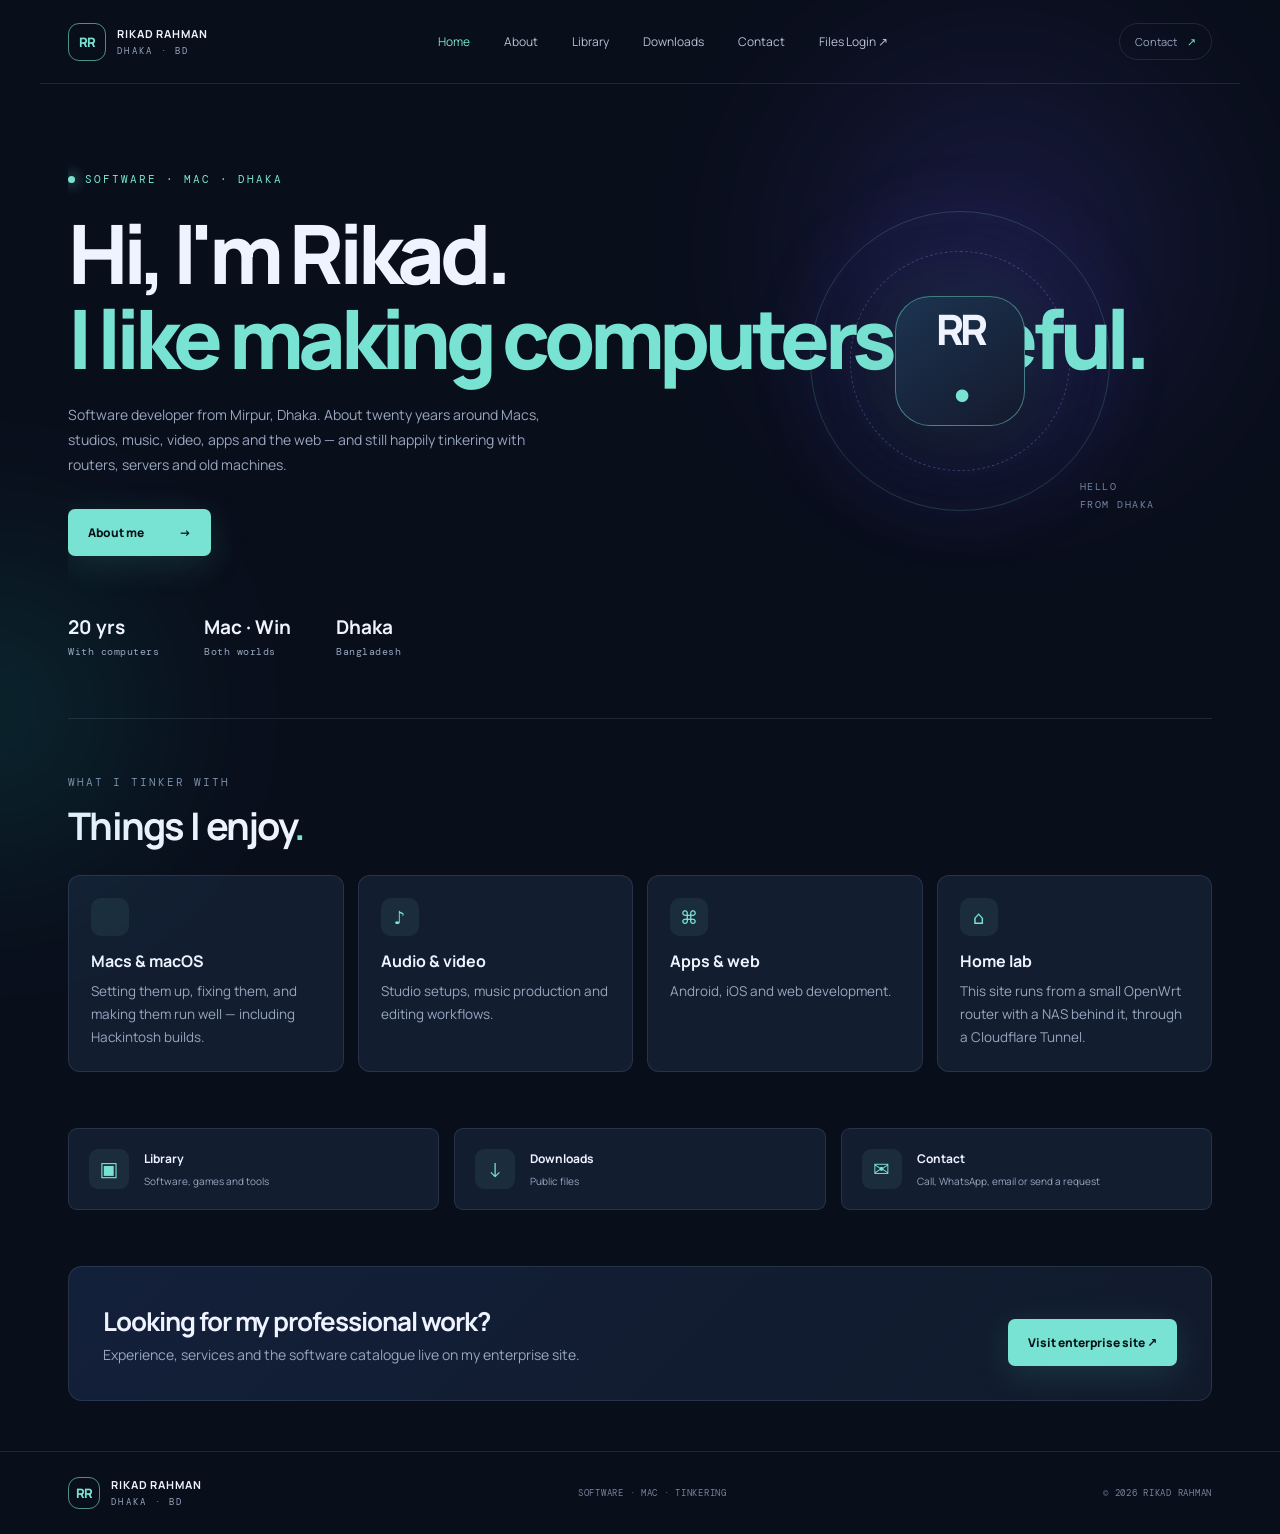
<file: index.html>
<!doctype html><html lang="en"><head><meta charset="utf-8"><meta name="viewport" content="width=device-width,initial-scale=1"><meta name="theme-color" content="#090e1b"><meta name="description" content="Rikad Rahman — software developer from Dhaka. Macs, audio, video, apps and the web."><title>Rikad Rahman</title><link rel="icon" href="data:image/svg+xml,%3Csvg xmlns='http://www.w3.org/2000/svg' viewBox='0 0 64 64'%3E%3Crect width='64' height='64' rx='14' fill='%230b1020'/%3E%3Ctext x='32' y='42' font-size='28' font-family='sans-serif' font-weight='800' text-anchor='middle' fill='%2378e3d2'%3ERR%3C/text%3E%3C/svg%3E"><link rel="stylesheet" href="/portal/style.css"><link rel="stylesheet" href="/assets/site.css"></head><body data-site="personal"><div class="ambient ambient-a"></div><div class="ambient ambient-b"></div><header class="topbar"><a class="brand" href="/"><span class="brand-mark">RR</span><span><b>RIKAD RAHMAN</b><small>DHAKA · BD</small></span></a><nav><a href="/" class="on">Home</a><a href="/about.html">About</a><a href="/portal/">Library</a><a href="/downloads/">Downloads</a><a href="/contact.html">Contact</a><a href="https://nas.rikadrahman.dpdns.org/files" target="_blank" rel="noopener">Files Login ↗</a></nav><a class="admin-link" href="/contact.html">Contact <span>↗</span></a></header><main><section class="hero"><div class="eyebrow"><span class="pulse"></span> SOFTWARE · MAC · DHAKA</div><h1>Hi, I'm Rikad.<br><em>I like making computers useful.</em></h1><p class="hero-copy">Software developer from Mirpur, Dhaka. About twenty years around Macs, studios, music, video, apps and the web — and still happily tinkering with routers, servers and old machines.</p><a class="primary-btn" href="/about.html">About me <span>→</span></a><div class="hero-stats"><div><strong>20 yrs</strong><span>With computers</span></div><div><strong>Mac · Win</strong><span>Both worlds</span></div><div><strong>Dhaka</strong><span>Bangladesh</span></div></div><div class="hero-art"><div class="art-core">RR<span>•</span></div><div class="art-ring"></div><div class="art-ring ring-two"></div><div class="art-label">HELLO<br>FROM DHAKA</div></div></section><section class="rr-sec"><div class="eyebrow muted">WHAT I TINKER WITH</div><h2>Things I enjoy<span style="color:var(--rr-cyan)">.</span></h2><div class="rr-grid"><div class="rr-card"><div class="rr-ic"></div><h3>Macs &amp; macOS</h3><p>Setting them up, fixing them, and making them run well — including Hackintosh builds.</p></div><div class="rr-card"><div class="rr-ic">♪</div><h3>Audio &amp; video</h3><p>Studio setups, music production and editing workflows.</p></div><div class="rr-card"><div class="rr-ic">⌘</div><h3>Apps &amp; web</h3><p>Android, iOS and web development.</p></div><div class="rr-card"><div class="rr-ic">⌂</div><h3>Home lab</h3><p>This site runs from a small OpenWrt router with a NAS behind it, through a Cloudflare Tunnel.</p></div></div></section><section class="quick-links"><a href="/portal/"><span>▣</span><b>Library</b><small>Software, games and tools</small></a><a href="/downloads/"><span>↓</span><b>Downloads</b><small>Public files</small></a><a href="/contact.html"><span>✉</span><b>Contact</b><small>Call, WhatsApp, email or send a request</small></a></section><div class="rr-cta"><div><h2>Looking for my professional work?</h2><p>Experience, services and the software catalogue live on my enterprise site.</p></div><a class="primary-btn" data-go="ent" href="#">Visit enterprise site ↗</a></div><div style="height:50px"></div></main><footer><a class="brand footer-brand" href="/"><span class="brand-mark">RR</span><span><b>RIKAD RAHMAN</b><small>DHAKA · BD</small></span></a><span>SOFTWARE · MAC · TINKERING</span><span>© <span id="year"></span> RIKAD RAHMAN</span></footer><script src="/js/site.js"></script></body></html>
</file>
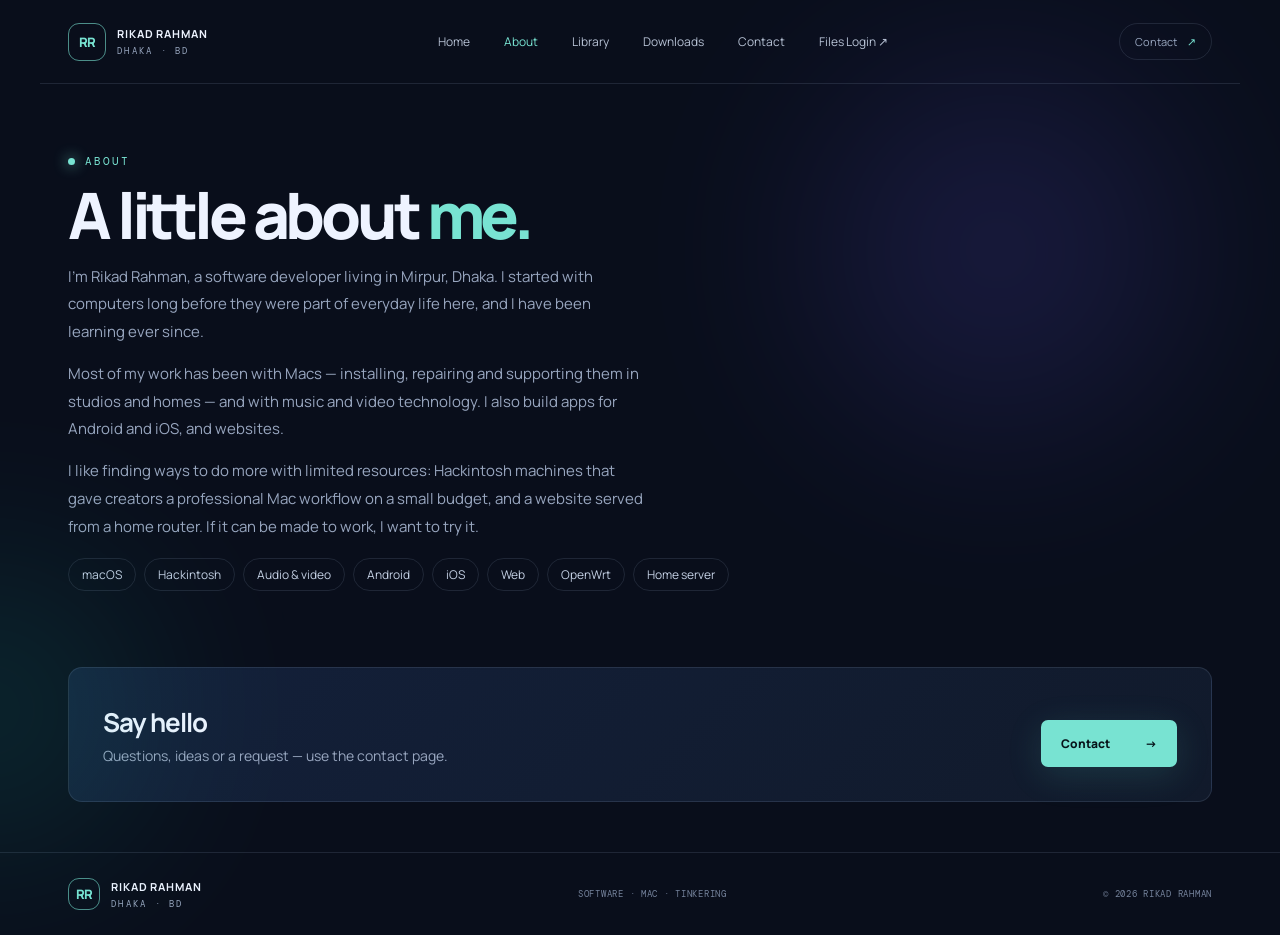
<file: about.html>
<!doctype html><html lang="en"><head><meta charset="utf-8"><meta name="viewport" content="width=device-width,initial-scale=1"><meta name="theme-color" content="#090e1b"><meta name="description" content="About Rikad Rahman."><title>About | Rikad Rahman</title><link rel="icon" href="data:image/svg+xml,%3Csvg xmlns='http://www.w3.org/2000/svg' viewBox='0 0 64 64'%3E%3Crect width='64' height='64' rx='14' fill='%230b1020'/%3E%3Ctext x='32' y='42' font-size='28' font-family='sans-serif' font-weight='800' text-anchor='middle' fill='%2378e3d2'%3ERR%3C/text%3E%3C/svg%3E"><link rel="stylesheet" href="/portal/style.css"><link rel="stylesheet" href="/assets/site.css"></head><body data-site="personal"><div class="ambient ambient-a"></div><div class="ambient ambient-b"></div><header class="topbar"><a class="brand" href="/"><span class="brand-mark">RR</span><span><b>RIKAD RAHMAN</b><small>DHAKA · BD</small></span></a><nav><a href="/">Home</a><a href="/about.html" class="on">About</a><a href="/portal/">Library</a><a href="/downloads/">Downloads</a><a href="/contact.html">Contact</a><a href="https://nas.rikadrahman.dpdns.org/files" target="_blank" rel="noopener">Files Login ↗</a></nav><a class="admin-link" href="/contact.html">Contact <span>↗</span></a></header><main><section class="rr-page"><div class="eyebrow"><span class="pulse"></span> ABOUT</div><h1>A little about <em>me.</em></h1><p class="rr-lead">I'm Rikad Rahman, a software developer living in Mirpur, Dhaka. I started with computers long before they were part of everyday life here, and I have been learning ever since.</p><p class="rr-lead">Most of my work has been with Macs — installing, repairing and supporting them in studios and homes — and with music and video technology. I also build apps for Android and iOS, and websites.</p><p class="rr-lead">I like finding ways to do more with limited resources: Hackintosh machines that gave creators a professional Mac workflow on a small budget, and a website served from a home router. If it can be made to work, I want to try it.</p><div class="rr-chips"><span>macOS</span><span>Hackintosh</span><span>Audio &amp; video</span><span>Android</span><span>iOS</span><span>Web</span><span>OpenWrt</span><span>Home server</span></div></section><div class="rr-cta"><div><h2>Say hello</h2><p>Questions, ideas or a request — use the contact page.</p></div><a class="primary-btn" href="/contact.html">Contact <span>→</span></a></div><div style="height:50px"></div></main><footer><a class="brand footer-brand" href="/"><span class="brand-mark">RR</span><span><b>RIKAD RAHMAN</b><small>DHAKA · BD</small></span></a><span>SOFTWARE · MAC · TINKERING</span><span>© <span id="year"></span> RIKAD RAHMAN</span></footer><script src="/js/site.js"></script></body></html>
</file>
<file: portal/style.css>
@import url('https://fonts.googleapis.com/css2?family=DM+Mono:wght@400;500&family=Manrope:wght@400;500;600;700;800&display=swap');
:root{--bg:#090e1b;--panel:#111a2b;--panel2:#151f33;--line:rgba(180,198,230,.13);--text:#eef3ff;--muted:#98a6bf;--cyan:#78e3d2;--violet:#9c91ff}
*{box-sizing:border-box}html{scroll-behavior:smooth}body{margin:0;background:var(--bg);color:var(--text);font-family:Manrope,system-ui,sans-serif;overflow-x:hidden}a{color:inherit;text-decoration:none}.ambient{position:absolute;filter:blur(100px);opacity:.17;pointer-events:none;border-radius:50%}.ambient-a{width:360px;height:360px;background:#6556e8;top:70px;right:8%}.ambient-b{width:280px;height:280px;background:#1bbda9;top:570px;left:-150px}
.topbar{height:84px;max-width:1200px;margin:auto;padding:0 28px;display:flex;align-items:center;justify-content:space-between;border-bottom:1px solid var(--line);position:relative;z-index:2}.brand{display:flex;align-items:center;gap:11px;letter-spacing:.08em;font-size:11px}.brand-mark{width:38px;height:38px;border:1px solid rgba(120,227,210,.6);border-radius:11px;display:grid;place-items:center;color:var(--cyan);font-weight:800;font-size:13px;letter-spacing:-.05em}.brand b,.brand small{display:block}.brand small{font-family:"DM Mono",monospace;color:var(--muted);font-size:9px;letter-spacing:.25em;margin-top:4px}.topbar nav{display:flex;gap:34px;color:#b6c1d4;font-size:12px}.topbar nav a:hover,.admin-link:hover{color:var(--cyan)}.admin-link{font-size:11px;color:var(--muted);border:1px solid var(--line);border-radius:30px;padding:10px 15px}.admin-link span{color:var(--cyan);margin-left:8px}
main{max-width:1200px;margin:auto;padding:0 28px}.hero{min-height:550px;padding:88px 0 60px;position:relative;overflow:hidden}.eyebrow{font:11px "DM Mono",monospace;letter-spacing:.18em;color:var(--cyan);display:flex;align-items:center;gap:10px}.pulse{width:7px;height:7px;border-radius:50%;background:var(--cyan);box-shadow:0 0 14px var(--cyan)}h1{font-size:clamp(48px,7vw,82px);line-height:1.04;letter-spacing:-.065em;margin:25px 0 20px;font-weight:800;position:relative;z-index:1}h1 em,h2 em{font-style:normal;color:var(--cyan)}.hero-copy{max-width:480px;color:var(--muted);line-height:1.8;font-size:14px}.primary-btn{display:inline-flex;gap:35px;align-items:center;background:var(--cyan);color:#07131a;font-weight:800;font-size:12px;padding:15px 20px;border-radius:7px;margin-top:18px;box-shadow:0 8px 35px #55d9c326}.primary-btn:hover{transform:translateY(-2px)}.hero-stats{display:flex;gap:45px;margin-top:58px}.hero-stats div{display:grid;gap:5px}.hero-stats strong{font-size:19px}.hero-stats span{font:10px "DM Mono",monospace;color:var(--muted);letter-spacing:.05em}.hero-art{position:absolute;width:390px;height:390px;right:5%;top:82px;display:grid;place-items:center}.art-ring{position:absolute;width:300px;height:300px;border:1px solid #78e3d233;border-radius:50%;box-shadow:0 0 70px #625be31c,inset 0 0 60px #625be31a}.ring-two{width:220px;height:220px;border-color:#9c91ff55;border-style:dashed;animation:spin 50s linear infinite}.art-core{width:130px;height:130px;border-radius:35px;display:grid;place-items:center;background:linear-gradient(145deg,#1c3450,#14192e);border:1px solid #78e3d277;font-size:42px;font-weight:800;letter-spacing:-.1em;box-shadow:0 0 80px #5f9eab33;z-index:1}.art-core span{color:var(--cyan)}.art-label{position:absolute;right:0;bottom:42px;font:10px/1.8 "DM Mono",monospace;color:#7385a5;letter-spacing:.15em}.hero-orbit{position:absolute;border:1px solid #9c91ff33;border-radius:50%;width:7px;height:7px;right:17%;top:90px;box-shadow:0 0 20px var(--violet)}.orbit-two{right:34%;top:390px;background:var(--cyan);border:0}@keyframes spin{to{transform:rotate(360deg)}}
.catalog-section{padding:70px 0 100px;border-top:1px solid var(--line)}.section-heading{display:flex;justify-content:space-between;align-items:end}.muted{color:#7d8ba6}.section-heading h2,.banner h2{font-size:clamp(30px,4vw,43px);letter-spacing:-.05em;margin:12px 0 0}.section-heading h2 span{color:var(--cyan)}.count{font:10px "DM Mono",monospace;color:var(--muted)}.toolbar{display:flex;justify-content:space-between;gap:20px;margin:34px 0 25px;flex-wrap:wrap}.search{height:46px;max-width:390px;min-width:240px;flex:1;display:flex;align-items:center;gap:12px;background:var(--panel);border:1px solid var(--line);border-radius:7px;padding:0 14px;color:var(--cyan)}.search span{font-size:23px}.search input{background:none;border:0;outline:0;color:var(--text);width:100%;font:12px Manrope}.search input::placeholder{color:#687892}.filters{display:flex;gap:7px;flex-wrap:wrap}.filter{background:transparent;border:1px solid var(--line);color:var(--muted);padding:0 15px;border-radius:6px;font:11px Manrope;cursor:pointer}.filter:hover,.filter.active{background:#172b37;border-color:#78e3d266;color:var(--cyan)}.grid{display:grid;grid-template-columns:repeat(3,1fr);gap:15px}.item{background:linear-gradient(145deg,#121d30,#0e1727);border:1px solid var(--line);border-radius:10px;padding:21px;min-height:245px;display:flex;flex-direction:column;transition:.2s}.item:hover{transform:translateY(-4px);border-color:#78e3d255}.item-top{display:flex;justify-content:space-between;align-items:center}.item-icon{width:40px;height:40px;border-radius:10px;background:#1b2c3c;display:grid;place-items:center;color:var(--cyan);font-size:18px}.tag{font:9px "DM Mono",monospace;color:var(--cyan);background:#78e3d212;border:1px solid #78e3d226;padding:6px 8px;border-radius:4px}.item h3{font-size:16px;margin:20px 0 8px;letter-spacing:-.03em}.item p{font-size:11px;line-height:1.7;color:var(--muted);margin:0}.meta{display:flex;gap:12px;flex-wrap:wrap;color:#7d8ba6;font:9px "DM Mono",monospace;margin-top:15px}.item-bottom{margin-top:auto;padding-top:20px;display:flex;justify-content:space-between;align-items:center}.download{font:11px Manrope;font-weight:800;color:#07131a;background:var(--cyan);border:0;border-radius:5px;padding:10px 13px;cursor:pointer}.download:disabled{opacity:.35;cursor:not-allowed}.path-note{font:9px "DM Mono",monospace;color:#7889a5}.loading,.empty{grid-column:1/-1;text-align:center;padding:55px;color:var(--muted);font-size:12px}.hidden{display:none!important}
.banner{border:1px solid var(--line);border-radius:12px;padding:42px;display:grid;grid-template-columns:1fr 1fr;gap:35px;background:radial-gradient(ellipse at 10% 0%,#1c3b443b,transparent 60%),#101a2b;margin-bottom:25px}.banner p{align-self:center;color:var(--muted);font-size:12px;line-height:2;max-width:440px}.admin-note{display:flex;gap:15px;align-items:flex-start;padding:25px 0 65px;color:var(--muted)}.note-icon{color:var(--cyan);font-size:20px}.admin-note b{font-size:11px;color:#dce6f6}.admin-note p{font-size:10px;line-height:1.7;margin:7px 0 0}footer{border-top:1px solid var(--line);padding:25px max(28px,calc((100vw - 1144px)/2));display:flex;align-items:center;justify-content:space-between;gap:18px;color:#74829b;font:9px "DM Mono",monospace;letter-spacing:.08em}.footer-brand{color:var(--text);font-family:Manrope}.footer-brand .brand-mark{width:32px;height:32px}
@media(max-width:800px){.hero-art{right:-130px;opacity:.45}.hero{min-height:560px}.grid{grid-template-columns:repeat(2,1fr)}.banner{grid-template-columns:1fr;gap:12px}.banner p{margin:0}}@media(max-width:560px){.topbar{height:70px;padding:0 18px}.topbar nav{gap:15px}.admin-link{display:none}main{padding:0 18px}.hero{padding-top:75px;min-height:550px}.hero-art{right:-210px;top:130px;transform:scale(.8)}.hero-copy{max-width:330px}.hero-stats{gap:22px;margin-top:48px}.hero-stats strong{font-size:16px}.hero-stats span{font-size:8px}.catalog-section{padding:55px 0 70px}.section-heading{align-items:start;gap:15px;flex-direction:column}.toolbar{margin-top:25px}.search{max-width:none}.filters{width:100%}.filter{height:35px;flex:1;padding:0 8px}.grid{grid-template-columns:1fr}.item{min-height:225px}.banner{padding:25px}.admin-note{padding-bottom:45px}footer{padding:22px 18px;flex-wrap:wrap}footer>span:nth-child(2){display:none}}

.quick-links{display:grid;grid-template-columns:repeat(3,1fr);gap:15px;margin:0 0 35px}
.quick-links a{display:grid;grid-template-columns:42px 1fr;column-gap:13px;align-items:center;padding:20px;background:#121d30;border:1px solid var(--line);border-radius:9px}
.quick-links a>span{grid-row:span 2;width:40px;height:40px;display:grid;place-items:center;background:#1b2c3c;color:var(--cyan);border-radius:9px;font-size:20px}
.quick-links b{font-size:12px;color:var(--text)}
.quick-links small{font-size:10px;color:var(--muted);margin-top:4px}
.quick-links a:hover{border-color:#78e3d266;transform:translateY(-2px)}
.download-hero{min-height:360px}
@media(max-width:560px){
 .quick-links{grid-template-columns:1fr}
 .topbar nav{gap:10px;font-size:10px}
}
</file>
<file: assets/site.css>
:root{--rr-line:rgba(180,198,230,.13);--rr-muted:#98a6bf;--rr-cyan:#78e3d2}
.topbar nav a.on{color:var(--rr-cyan)}
@media(max-width:760px){.topbar{height:auto!important;flex-wrap:wrap;padding:14px 18px!important;gap:10px}.topbar nav{width:100%;overflow-x:auto;white-space:nowrap;gap:18px!important;font-size:12px!important;padding-bottom:4px}}
.rr-sec{padding:56px 0;border-top:1px solid var(--rr-line)}
.rr-sec h2{font-size:clamp(26px,3.6vw,38px);letter-spacing:-.045em;margin:10px 0 16px}
.rr-lead{color:var(--rr-muted);line-height:1.85;max-width:64ch;font-size:15px;margin:0 0 14px}
.rr-grid{display:grid;grid-template-columns:repeat(auto-fit,minmax(250px,1fr));gap:14px;margin-top:24px}
.rr-card{background:#121d30;border:1px solid var(--rr-line);border-radius:12px;padding:22px}
.rr-card h3{margin:0 0 8px;font-size:16px}.rr-card p{margin:0;color:var(--rr-muted);line-height:1.7;font-size:13.5px}
.rr-card .rr-ic{width:38px;height:38px;border-radius:10px;background:#1b2c3c;color:var(--rr-cyan);display:grid;place-items:center;margin-bottom:14px;font-size:18px}
.rr-time{margin:26px 0 0;padding:0;list-style:none;border-left:1px solid var(--rr-line)}
.rr-time li{position:relative;padding:0 0 26px 24px}.rr-time li:before{content:"";position:absolute;left:-5px;top:7px;width:9px;height:9px;border-radius:50%;background:var(--rr-cyan);box-shadow:0 0 12px var(--rr-cyan)}
.rr-time b{display:block;font-size:15px;margin-bottom:4px}.rr-time span{color:var(--rr-muted);font-size:13.5px;line-height:1.7}
.rr-chips{display:flex;flex-wrap:wrap;gap:8px;margin-top:18px}.rr-chips span{border:1px solid var(--rr-line);border-radius:30px;padding:7px 13px;font-size:12px;color:#c4d0e4}
.rr-cta{margin-top:56px;padding:34px;border:1px solid var(--rr-line);border-radius:14px;background:linear-gradient(135deg,#13203a,#111a2b);display:flex;gap:20px;justify-content:space-between;align-items:center;flex-wrap:wrap}
.rr-cta h2{margin:0;font-size:26px;letter-spacing:-.04em}.rr-cta p{margin:6px 0 0;color:var(--rr-muted);font-size:14px}
.rr-page{padding:70px 0 20px}.rr-page h1{font-size:clamp(38px,6vw,64px);margin:14px 0 14px}
.rr-note{color:var(--rr-muted);font-size:12.5px;line-height:1.7;margin-top:16px}
.rr-form{display:grid;gap:10px;max-width:600px}
.rr-form input,.rr-form select,.rr-form textarea{background:#0d1626;border:1px solid #26364d;border-radius:9px;color:#edf3fb;padding:12px 13px;font:inherit;font-size:14px;width:100%}
.rr-form input:focus,.rr-form select:focus,.rr-form textarea:focus{outline:0;border-color:#67d5c1}
.rr-hp{position:absolute!important;left:-9999px;width:1px;height:1px;opacity:0}
.rr-btn{background:#78e3d2;color:#07131a;border:0;border-radius:9px;padding:13px 18px;font:inherit;font-weight:800;font-size:13px;cursor:pointer}
.rr-btn:disabled{opacity:.55;cursor:wait}.rr-btn.ghost{background:transparent;color:#edf3fb;border:1px solid #3a4b66}
.rr-status{margin:2px 0 0;font-size:13.5px;color:#a8b7cb;min-height:20px}
.rr-bar{display:flex;gap:10px;flex-wrap:wrap;margin:24px 0 6px;align-items:center}
.rr-bar button{background:#121d30;color:#c4d0e4;border:1px solid var(--rr-line);border-radius:30px;padding:8px 14px;font:inherit;font-size:12px;cursor:pointer}
.rr-bar button.on{background:#78e3d2;color:#07131a;border-color:transparent;font-weight:800}.rr-bar .sp{flex:1}
.rr-shop{display:grid;grid-template-columns:repeat(auto-fill,minmax(270px,1fr));gap:14px;margin-top:14px}
.rr-prod{background:#121d30;border:1px solid var(--rr-line);border-radius:12px;padding:20px;display:flex;flex-direction:column;gap:10px}
.rr-prod h3{margin:0;font-size:17px}.rr-prod p{margin:0;color:var(--rr-muted);font-size:13px;line-height:1.7;flex:1}
.rr-prod .top{display:flex;justify-content:space-between;align-items:center;font-size:11px;color:var(--rr-cyan);letter-spacing:.1em}
.rr-prod .price{font-size:20px;font-weight:800}.rr-prod .row{display:flex;gap:10px;align-items:center;justify-content:space-between;flex-wrap:wrap}
.rr-prod select{background:#0d1626;color:#edf3fb;border:1px solid #26364d;border-radius:8px;padding:8px;font:inherit;font-size:12px}
.rr-badge{border:1px solid var(--rr-line);border-radius:6px;padding:3px 8px;font-size:11px;color:#c4d0e4;margin-right:5px}
.rr-cart{position:sticky;bottom:12px;z-index:5;margin-top:24px;background:#0f1a2e;border:1px solid #2b4560;border-radius:12px;padding:14px 18px;display:flex;justify-content:space-between;align-items:center;gap:14px;flex-wrap:wrap;box-shadow:0 10px 40px #0008}
.rr-order{margin-top:18px;background:#121d30;border:1px solid var(--rr-line);border-radius:12px;padding:22px}
.rr-order ul{list-style:none;margin:0 0 16px;padding:0}.rr-order li{display:flex;justify-content:space-between;gap:10px;padding:9px 0;border-bottom:1px solid var(--rr-line);font-size:13.5px}
.rr-order li button{background:none;border:0;color:#ff9a9a;cursor:pointer;font-size:12px}
.hidden{display:none!important}
</file>
